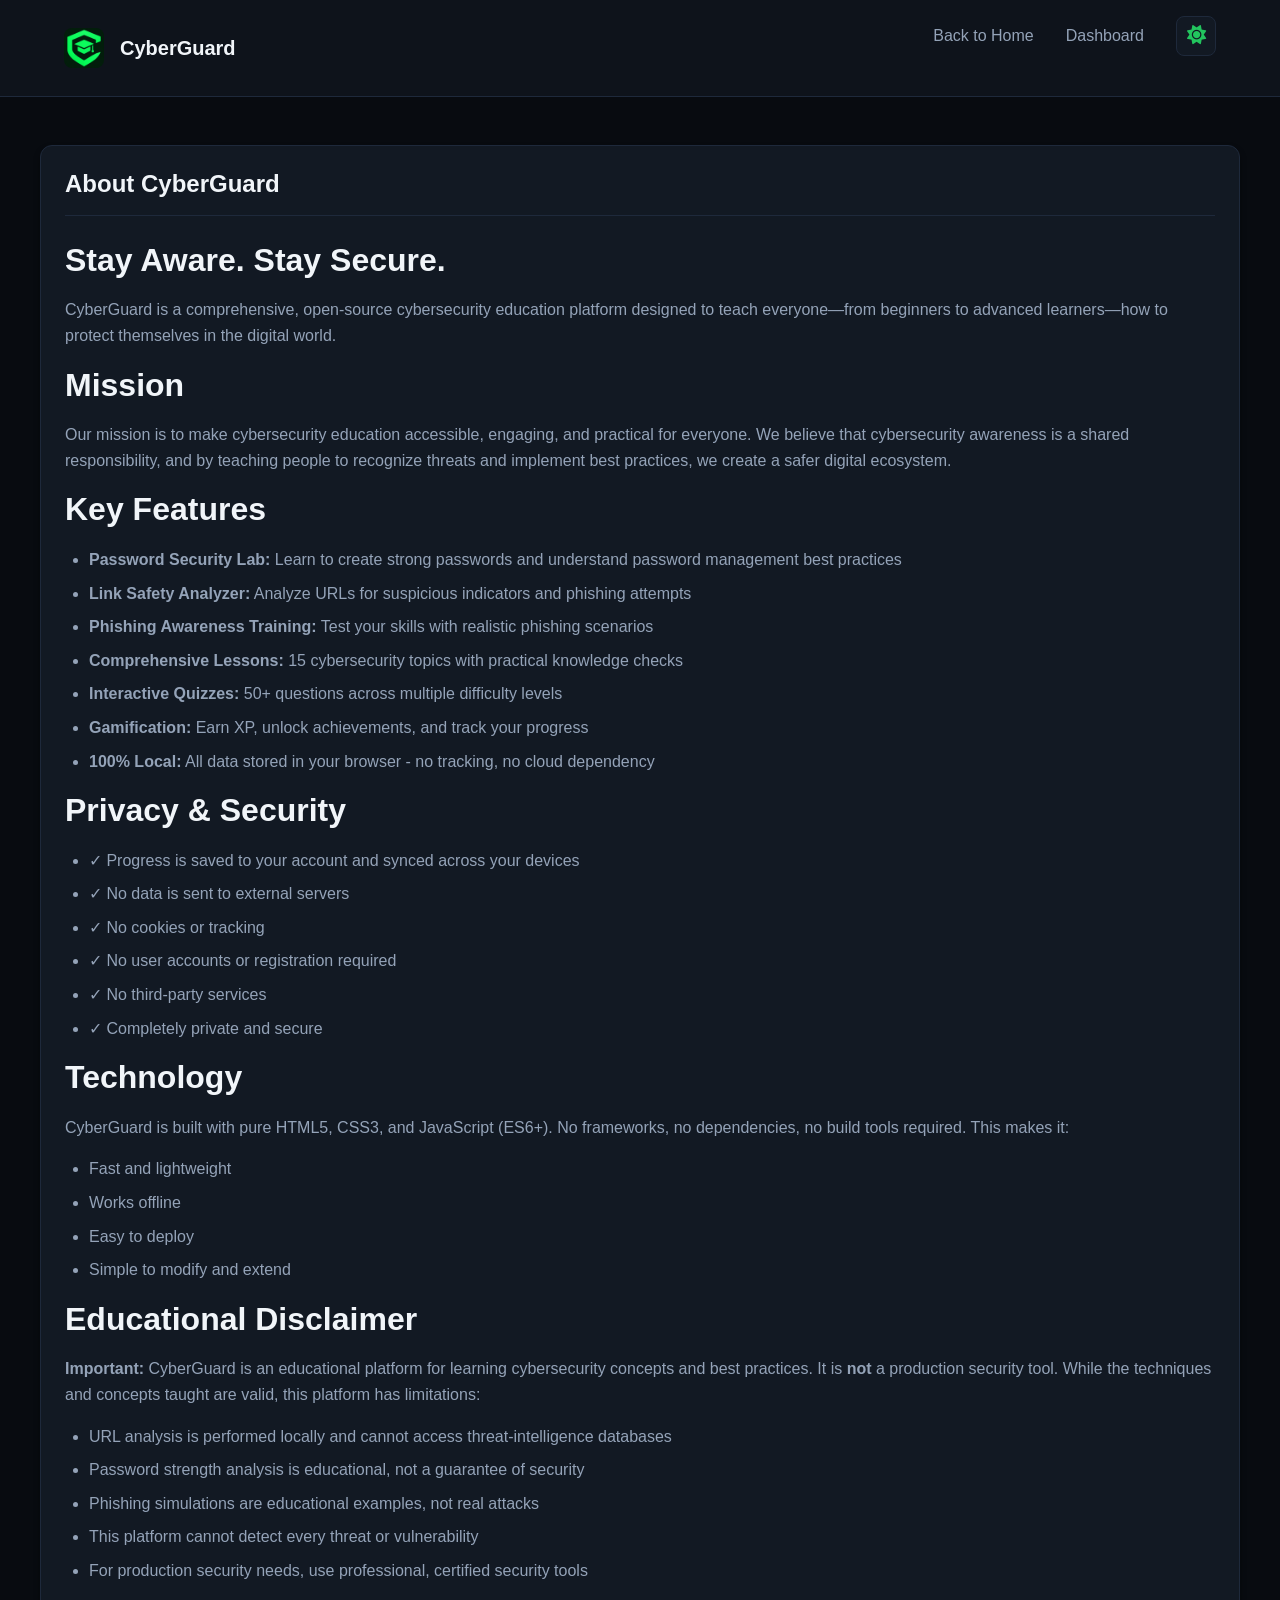
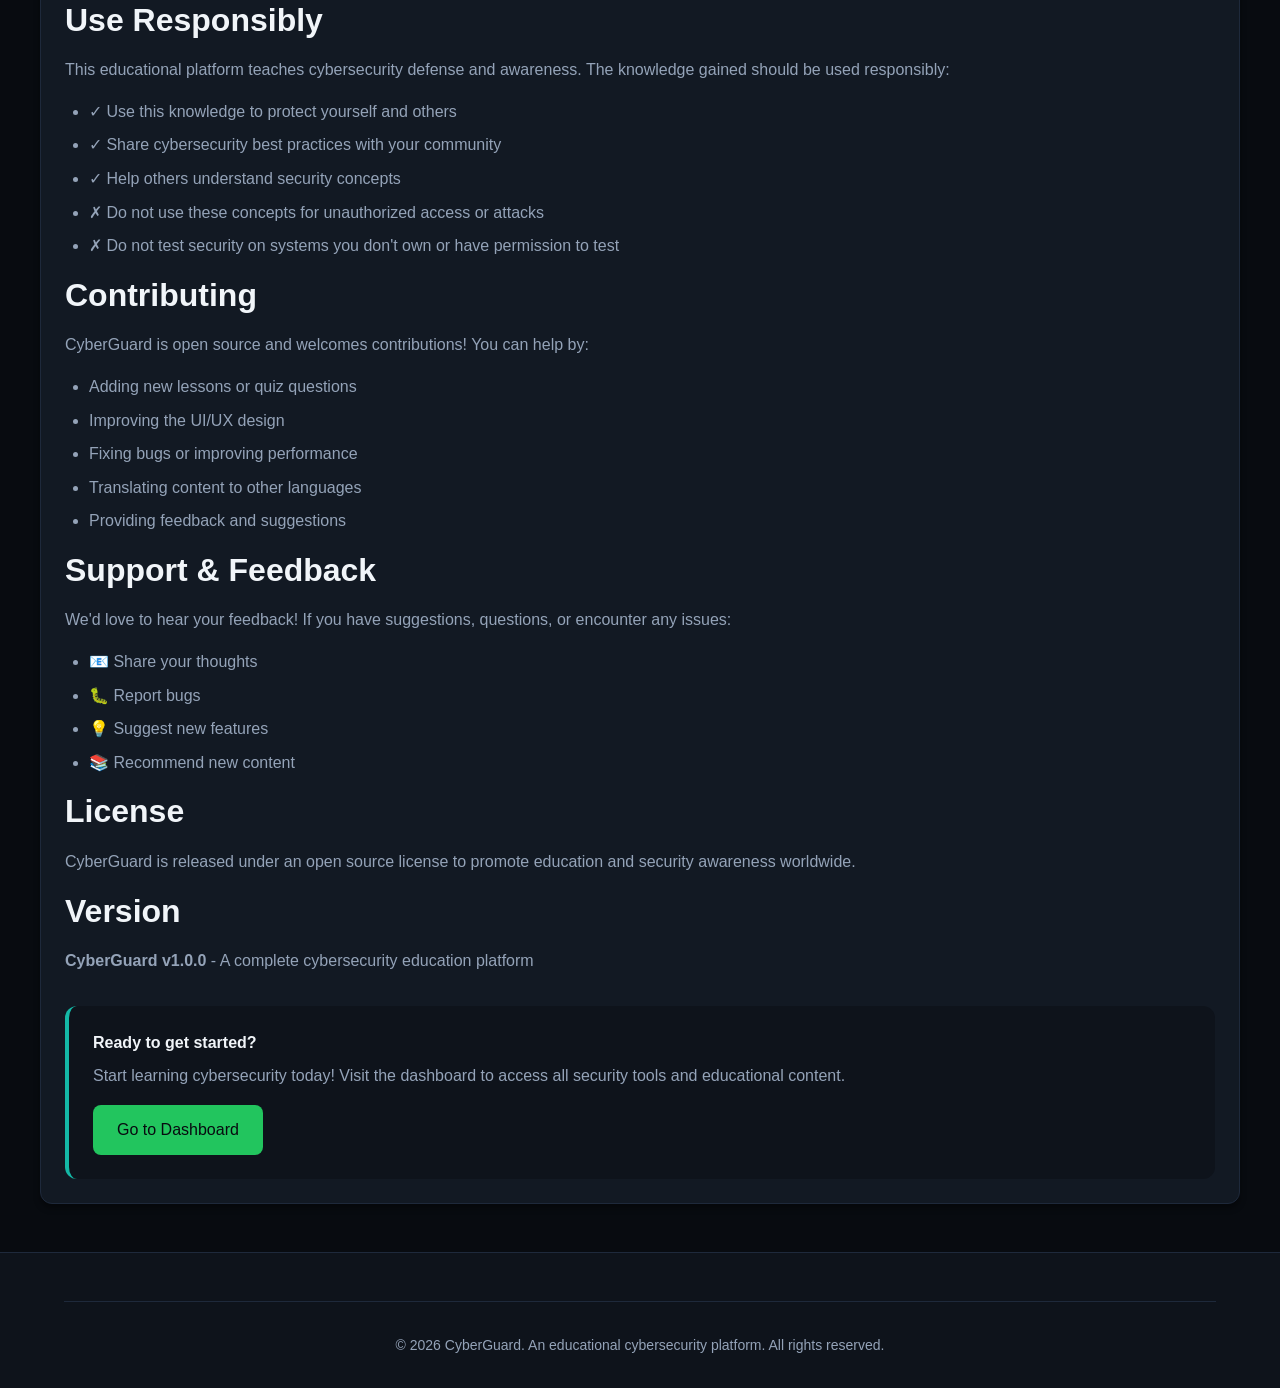
<file: about.html>
<!DOCTYPE html>
<html lang="en">
<head>
  <meta charset="UTF-8">
  <meta name="viewport" content="width=device-width, initial-scale=1.0">
  <link rel="icon" type="image/png" sizes="192x192" href="assets/icons/cyberguard-icon-192.png">
  <link rel="apple-touch-icon" sizes="192x192" href="assets/icons/cyberguard-icon-192.png">
  <link rel="manifest" href="manifest.json">
  <meta name="apple-mobile-web-app-capable" content="yes">
  <meta name="apple-mobile-web-app-status-bar-style" content="black-translucent">
  <meta name="apple-mobile-web-app-title" content="CyberGuard">
  <title>About - CyberGuard</title>
  <link rel="stylesheet" href="css/style.css">
  <link rel="stylesheet" href="css/layout.css">
  <link rel="stylesheet" href="css/landing.css">
  <link rel="stylesheet" href="https://cdnjs.cloudflare.com/ajax/libs/font-awesome/6.4.0/css/all.min.css">
</head>
<body class="landing-page">
  <nav class="landing-navbar">
    <div class="container navbar-content">
      <div class="navbar-brand">
        <div class="navbar-logo"><i class="fas fa-shield-alt"></i></div>
        <span class="navbar-title">CyberGuard</span>
      </div>
      <ul class="navbar-menu">
        <li><a href="index.html" class="nav-link">Back to Home</a></li>
        <li><a href="dashboard.html" class="nav-link">Dashboard</a></li>
        <li><button id="landing-theme-toggle" class="theme-toggle"><i class="fas fa-moon"></i></button></li>
      </ul>
      <button id="mobile-nav-toggle" class="mobile-nav-toggle"><i class="fas fa-bars"></i></button>
    </div>
  </nav>

  <div class="container" style="padding: 3rem 0;">
    <div class="card">
      <div class="card-header">
        <h1 class="card-title">About CyberGuard</h1>
      </div>

      <h2>Stay Aware. Stay Secure.</h2>
      <p>CyberGuard is a comprehensive, open-source cybersecurity education platform designed to teach everyone—from beginners to advanced learners—how to protect themselves in the digital world.</p>

      <h2>Mission</h2>
      <p>Our mission is to make cybersecurity education accessible, engaging, and practical for everyone. We believe that cybersecurity awareness is a shared responsibility, and by teaching people to recognize threats and implement best practices, we create a safer digital ecosystem.</p>

      <h2>Key Features</h2>
      <ul>
        <li><strong>Password Security Lab:</strong> Learn to create strong passwords and understand password management best practices</li>
        <li><strong>Link Safety Analyzer:</strong> Analyze URLs for suspicious indicators and phishing attempts</li>
        <li><strong>Phishing Awareness Training:</strong> Test your skills with realistic phishing scenarios</li>
        <li><strong>Comprehensive Lessons:</strong> 15 cybersecurity topics with practical knowledge checks</li>
        <li><strong>Interactive Quizzes:</strong> 50+ questions across multiple difficulty levels</li>
        <li><strong>Gamification:</strong> Earn XP, unlock achievements, and track your progress</li>
        <li><strong>100% Local:</strong> All data stored in your browser - no tracking, no cloud dependency</li>
      </ul>

      <h2>Privacy & Security</h2>
      <ul>
        <li>✓ Progress is saved to your account and synced across your devices</li>
        <li>✓ No data is sent to external servers</li>
        <li>✓ No cookies or tracking</li>
        <li>✓ No user accounts or registration required</li>
        <li>✓ No third-party services</li>
        <li>✓ Completely private and secure</li>
      </ul>

      <h2>Technology</h2>
      <p>CyberGuard is built with pure HTML5, CSS3, and JavaScript (ES6+). No frameworks, no dependencies, no build tools required. This makes it:</p>
      <ul>
        <li>Fast and lightweight</li>
        <li>Works offline</li>
        <li>Easy to deploy</li>
        <li>Simple to modify and extend</li>
      </ul>

      <h2>Educational Disclaimer</h2>
      <p><strong>Important:</strong> CyberGuard is an educational platform for learning cybersecurity concepts and best practices. It is <strong>not</strong> a production security tool. While the techniques and concepts taught are valid, this platform has limitations:</p>
      <ul>
        <li>URL analysis is performed locally and cannot access threat-intelligence databases</li>
        <li>Password strength analysis is educational, not a guarantee of security</li>
        <li>Phishing simulations are educational examples, not real attacks</li>
        <li>This platform cannot detect every threat or vulnerability</li>
        <li>For production security needs, use professional, certified security tools</li>
      </ul>

      <h2>Use Responsibly</h2>
      <p>This educational platform teaches cybersecurity defense and awareness. The knowledge gained should be used responsibly:</p>
      <ul>
        <li>✓ Use this knowledge to protect yourself and others</li>
        <li>✓ Share cybersecurity best practices with your community</li>
        <li>✓ Help others understand security concepts</li>
        <li>✗ Do not use these concepts for unauthorized access or attacks</li>
        <li>✗ Do not test security on systems you don't own or have permission to test</li>
      </ul>

      <h2>Contributing</h2>
      <p>CyberGuard is open source and welcomes contributions! You can help by:</p>
      <ul>
        <li>Adding new lessons or quiz questions</li>
        <li>Improving the UI/UX design</li>
        <li>Fixing bugs or improving performance</li>
        <li>Translating content to other languages</li>
        <li>Providing feedback and suggestions</li>
      </ul>

      <h2>Support & Feedback</h2>
      <p>We'd love to hear your feedback! If you have suggestions, questions, or encounter any issues:</p>
      <ul>
        <li>📧 Share your thoughts</li>
        <li>🐛 Report bugs</li>
        <li>💡 Suggest new features</li>
        <li>📚 Recommend new content</li>
      </ul>

      <h2>License</h2>
      <p>CyberGuard is released under an open source license to promote education and security awareness worldwide.</p>

      <h2>Version</h2>
      <p><strong>CyberGuard v1.0.0</strong> - A complete cybersecurity education platform</p>

      <div style="margin-top: 2rem; padding: 1.5rem; background: var(--bg-secondary); border-radius: var(--radius-lg); border-left: 4px solid var(--accent-secondary);">
        <strong>Ready to get started?</strong>
        <p style="margin: 0.5rem 0 0;">Start learning cybersecurity today! Visit the dashboard to access all security tools and educational content.</p>
        <a href="dashboard.html" class="btn btn-primary" style="margin-top: 1rem;">Go to Dashboard</a>
      </div>
    </div>
  </div>

  <footer class="footer">
    <div class="container">
      <div class="footer-bottom">
        <p>&copy; 2026 CyberGuard. An educational cybersecurity platform. All rights reserved.</p>
      </div>
    </div>
  </footer>

  <script src="js/storage.js"></script>
  <script src="js/app.js"></script>
  <script src="js/landing.js"></script>
</body>
</html>
</file>
<file: css/style.css>
/* CyberGuard - Global Design System */

* {
  margin: 0;
  padding: 0;
  box-sizing: border-box;
}

:root {
  --bg-primary: #080B10;
  --bg-secondary: #0E131B;
  --bg-card: #121923;
  --accent-primary: #22C55E;
  --accent-secondary: #14B8A6;
  --text-primary: #F1F5F9;
  --text-secondary: #94A3B8;
  --border-color: #1E293B;
  --warning-color: #F59E0B;
  --danger-color: #EF4444;
  --success-color: #22C55E;
  --info-color: #3B82F6;
  
  --shadow-sm: 0 1px 2px rgba(0, 0, 0, 0.5);
  --shadow-md: 0 4px 6px rgba(0, 0, 0, 0.4);
  --shadow-lg: 0 10px 15px rgba(0, 0, 0, 0.5);
  --shadow-glow: 0 0 20px rgba(34, 197, 94, 0.3);
  
  --transition-fast: 150ms ease-in-out;
  --transition-normal: 300ms ease-in-out;
  --transition-slow: 500ms ease-in-out;
  
  --radius-sm: 4px;
  --radius-md: 8px;
  --radius-lg: 12px;
  --radius-xl: 16px;
  --radius-full: 9999px;
}

/* Light Theme */
[data-theme="light"] {
  --bg-primary: #FFFFFF;
  --bg-secondary: #F8FAFC;
  --bg-card: #F1F5F9;
  --text-primary: #0F172A;
  --text-secondary: #475569;
  --border-color: #E2E8F0;
}

i[class^="fa-"],
i[class*=" fa-"] {
  color: var(--accent-primary);
}

.btn-primary i {
  color: var(--bg-primary);
}

.icon-tile {
  display: inline-grid;
  place-items: center;
  width: 3.5rem;
  height: 3.5rem;
  margin-bottom: 1rem;
  color: var(--accent-primary);
  background: rgba(34, 197, 94, 0.08);
  border: 1px solid rgba(34, 197, 94, 0.2);
  border-radius: var(--radius-lg);
  box-shadow: inset 0 1px rgba(255, 255, 255, 0.04), 0 0 18px rgba(34, 197, 94, 0.06);
}

html, body {
  font-family: -apple-system, BlinkMacSystemFont, 'Segoe UI', Roboto, Oxygen, Ubuntu, Cantarell, sans-serif;
  background-color: var(--bg-primary);
  color: var(--text-primary);
  line-height: 1.6;
}

/* Typography */
h1, h2, h3, h4, h5, h6 {
  font-weight: 600;
  margin-bottom: 1rem;
  color: var(--text-primary);
}

h1 {
  font-size: 2.5rem;
  line-height: 1.2;
}

h2 {
  font-size: 2rem;
  line-height: 1.3;
}

h3 {
  font-size: 1.5rem;
  line-height: 1.4;
}

h4 {
  font-size: 1.25rem;
}

h5 {
  font-size: 1.1rem;
}

h6 {
  font-size: 1rem;
}

p {
  margin-bottom: 1rem;
  color: var(--text-secondary);
}

a {
  color: var(--accent-primary);
  text-decoration: none;
  transition: color var(--transition-fast);
}

a:hover {
  color: var(--accent-secondary);
}

/* Buttons */
.btn {
  padding: 0.75rem 1.5rem;
  border: none;
  border-radius: var(--radius-md);
  font-size: 1rem;
  font-weight: 500;
  cursor: pointer;
  transition: all var(--transition-normal);
  display: inline-flex;
  align-items: center;
  gap: 0.5rem;
  text-decoration: none;
}

.btn-primary {
  background: var(--accent-primary);
  color: var(--bg-primary);
}

.btn-primary:hover {
  background: var(--accent-secondary);
  box-shadow: var(--shadow-glow);
  transform: translateY(-2px);
}

.btn-secondary {
  background: var(--bg-secondary);
  color: var(--text-primary);
  border: 1px solid var(--border-color);
}

.btn-secondary:hover {
  background: var(--bg-card);
  border-color: var(--accent-primary);
}

.btn-danger {
  background: var(--danger-color);
  color: white;
}

.btn-danger:hover {
  background: #DC2626;
  box-shadow: 0 0 15px rgba(239, 68, 68, 0.3);
}

.btn-small {
  padding: 0.5rem 1rem;
  font-size: 0.875rem;
}

.btn-large {
  padding: 1rem 2rem;
  font-size: 1.1rem;
}

.btn:disabled {
  opacity: 0.5;
  cursor: not-allowed;
  transform: none;
}

/* Cards */
.card {
  background: var(--bg-card);
  border: 1px solid var(--border-color);
  border-radius: var(--radius-lg);
  padding: 1.5rem;
  box-shadow: var(--shadow-md);
  transition: all var(--transition-normal);
}

.card:hover {
  border-color: var(--accent-primary);
  box-shadow: var(--shadow-lg), var(--shadow-glow);
}

.card-header {
  display: flex;
  justify-content: space-between;
  align-items: center;
  margin-bottom: 1.5rem;
  padding-bottom: 1rem;
  border-bottom: 1px solid var(--border-color);
}

.card-title {
  font-size: 1.5rem;
  font-weight: 600;
  margin: 0;
}

.card-subtitle {
  font-size: 0.875rem;
  color: var(--text-secondary);
  margin-bottom: 0.5rem;
}

/* Forms */
.form-group {
  margin-bottom: 1.5rem;
}

label {
  display: block;
  margin-bottom: 0.5rem;
  font-weight: 500;
  color: var(--text-primary);
}

input[type="text"],
input[type="email"],
input[type="password"],
input[type="number"],
input[type="url"],
textarea,
select {
  width: 100%;
  padding: 0.75rem;
  border: 1px solid var(--border-color);
  border-radius: var(--radius-md);
  background: var(--bg-secondary);
  color: var(--text-primary);
  font-size: 1rem;
  transition: all var(--transition-fast);
  font-family: inherit;
}

input[type="text"]:focus,
input[type="email"]:focus,
input[type="password"]:focus,
input[type="number"]:focus,
input[type="url"]:focus,
textarea:focus,
select:focus {
  outline: none;
  border-color: var(--accent-primary);
  box-shadow: 0 0 0 3px rgba(34, 197, 94, 0.1);
}

textarea {
  resize: vertical;
  min-height: 120px;
}

/* Checkbox and Radio */
input[type="checkbox"],
input[type="radio"] {
  cursor: pointer;
  accent-color: var(--accent-primary);
}

.checkbox-group,
.radio-group {
  display: flex;
  flex-direction: column;
  gap: 0.75rem;
}

.checkbox-item,
.radio-item {
  display: flex;
  align-items: center;
  gap: 0.75rem;
  cursor: pointer;
}

/* Progress Bars */
.progress-bar {
  width: 100%;
  height: 8px;
  background: var(--bg-secondary);
  border-radius: var(--radius-full);
  overflow: hidden;
  margin: 0.5rem 0;
}

.progress-fill {
  height: 100%;
  background: linear-gradient(90deg, var(--accent-primary), var(--accent-secondary));
  border-radius: var(--radius-full);
  transition: width var(--transition-normal);
}

/* Badges and Pills */
.badge {
  display: inline-block;
  padding: 0.25rem 0.75rem;
  border-radius: var(--radius-full);
  font-size: 0.75rem;
  font-weight: 600;
  background: var(--bg-secondary);
  color: var(--text-primary);
}

.badge-primary {
  background: var(--accent-primary);
  color: var(--bg-primary);
}

.badge-success {
  background: var(--success-color);
  color: white;
}

.badge-warning {
  background: var(--warning-color);
  color: white;
}

.badge-danger {
  background: var(--danger-color);
  color: white;
}

/* Toast Notifications */
.toast {
  position: fixed;
  bottom: -100px;
  left: 50%;
  transform: translateX(-50%);
  background: var(--bg-card);
  color: var(--text-primary);
  padding: 1rem 1.5rem;
  border-radius: var(--radius-lg);
  border-left: 4px solid var(--accent-primary);
  box-shadow: var(--shadow-lg);
  z-index: 1000;
  transition: bottom var(--transition-normal);
  max-width: 400px;
}

.toast.show {
  bottom: 2rem;
}

.toast-success {
  border-left-color: var(--success-color);
}

.toast-danger {
  border-left-color: var(--danger-color);
}

.toast-warning {
  border-left-color: var(--warning-color);
}

/* Tables */
.table {
  width: 100%;
  border-collapse: collapse;
}

.table thead {
  background: var(--bg-secondary);
  border-bottom: 2px solid var(--border-color);
}

.table th {
  padding: 1rem;
  text-align: left;
  font-weight: 600;
}

.table td {
  padding: 1rem;
  border-bottom: 1px solid var(--border-color);
}

.table tbody tr:hover {
  background: var(--bg-secondary);
}

/* Lists */
ul, ol {
  margin-left: 1.5rem;
  margin-bottom: 1rem;
}

ul li, ol li {
  margin-bottom: 0.5rem;
  color: var(--text-secondary);
}

.list-unstyled {
  list-style: none;
  margin-left: 0;
}

/* Grid */
.grid {
  display: grid;
  gap: 1.5rem;
}

.grid-2 { grid-template-columns: repeat(2, 1fr); }
.grid-3 { grid-template-columns: repeat(3, 1fr); }
.grid-4 { grid-template-columns: repeat(4, 1fr); }

/* Container */
.container {
  max-width: 1200px;
  margin: 0 auto;
  padding: 0 1.5rem;
}

/* Utilities */
.mt-1 { margin-top: 0.5rem; }
.mt-2 { margin-top: 1rem; }
.mt-3 { margin-top: 1.5rem; }
.mt-4 { margin-top: 2rem; }

.mb-1 { margin-bottom: 0.5rem; }
.mb-2 { margin-bottom: 1rem; }
.mb-3 { margin-bottom: 1.5rem; }
.mb-4 { margin-bottom: 2rem; }

.p-1 { padding: 0.5rem; }
.p-2 { padding: 1rem; }
.p-3 { padding: 1.5rem; }
.p-4 { padding: 2rem; }

.text-center { text-align: center; }
.text-right { text-align: right; }
.text-muted { color: var(--text-secondary); }
.text-primary { color: var(--accent-primary); }
.text-danger { color: var(--danger-color); }
.text-success { color: var(--success-color); }

.flex { display: flex; }
.flex-center { display: flex; align-items: center; justify-content: center; }
.flex-between { display: flex; align-items: center; justify-content: space-between; }
.gap-1 { gap: 0.5rem; }
.gap-2 { gap: 1rem; }
.gap-3 { gap: 1.5rem; }

.hidden { display: none !important; }
.visible { display: block !important; }

/* Animations */
@keyframes fadeIn {
  from { opacity: 0; }
  to { opacity: 1; }
}

@keyframes slideIn {
  from { transform: translateY(10px); opacity: 0; }
  to { transform: translateY(0); opacity: 1; }
}

@keyframes pulse {
  0%, 100% { opacity: 1; }
  50% { opacity: 0.5; }
}

.fade-in { animation: fadeIn var(--transition-normal); }
.slide-in { animation: slideIn var(--transition-normal); }

/* Accessibility */
@media (prefers-reduced-motion: reduce) {
  * {
    animation-duration: 0.01ms !important;
    animation-iteration-count: 1 !important;
    transition-duration: 0.01ms !important;
  }
}

/* Scrollbar Styling */
::-webkit-scrollbar {
  width: 8px;
}

::-webkit-scrollbar-track {
  background: var(--bg-secondary);
}

::-webkit-scrollbar-thumb {
  background: var(--accent-primary);
  border-radius: 4px;
}

::-webkit-scrollbar-thumb:hover {
  background: var(--accent-secondary);
}

/* Responsive */
@media (max-width: 768px) {
  h1 { font-size: 2rem; }
  h2 { font-size: 1.5rem; }
  h3 { font-size: 1.25rem; }
  
  .grid-4 { grid-template-columns: repeat(2, 1fr); }
  .grid-3 { grid-template-columns: 1fr; }
  .grid-2 { grid-template-columns: 1fr; }
}
</file>
<file: css/layout.css>
/* CyberGuard - Layout and Navigation */

body {
  display: flex;
  min-height: 100vh;
}

/* Sidebar Navigation */
.sidebar {
  width: 260px;
  background: var(--bg-secondary);
  border-right: 1px solid var(--border-color);
  padding: 2rem 1.5rem;
  overflow-y: auto;
  position: fixed;
  height: 100vh;
  left: 0;
  top: 0;
  z-index: 100;
  transition: transform var(--transition-normal);
}

.sidebar-header {
  display: flex;
  align-items: center;
  gap: 1rem;
  margin-bottom: 2rem;
  padding-bottom: 1.5rem;
  border-bottom: 1px solid var(--border-color);
}

.sidebar-logo {
  width: 40px;
  height: 40px;
  background: url("../assets/icons/cyberguard-icon-192.png") center / cover no-repeat;
  border-radius: var(--radius-lg);
  display: flex;
  align-items: center;
  justify-content: center;
  font-weight: bold;
  color: var(--bg-primary);
  font-size: 1.5rem;
}

.sidebar-logo i,
.navbar-logo i {
  display: none;
}

.sidebar-title {
  font-size: 1.25rem;
  font-weight: 600;
  margin: 0;
}

.sidebar-tagline {
  font-size: 0.75rem;
  color: var(--text-secondary);
  margin: 0;
}

/* User Card in Sidebar */
.user-card {
  background: var(--bg-card);
  border: 1px solid var(--border-color);
  border-radius: var(--radius-lg);
  padding: 1rem;
  margin-bottom: 2rem;
  text-align: center;
}

.user-avatar {
  width: 60px;
  height: 60px;
  border-radius: 50%;
  background: linear-gradient(135deg, var(--accent-primary), var(--accent-secondary));
  display: flex;
  align-items: center;
  justify-content: center;
  margin: 0 auto 0.75rem;
  font-size: 1.5rem;
}

.user-avatar i {
  font-size: 1.25rem;
  color: var(--bg-primary);
}

.user-name {
  font-weight: 600;
  margin-bottom: 0.25rem;
}

.user-level {
  font-size: 0.875rem;
  color: var(--accent-primary);
  font-weight: 500;
  margin-bottom: 0.5rem;
}

.user-xp {
  font-size: 0.875rem;
  color: var(--text-secondary);
}

/* Navigation List */
.nav-list {
  list-style: none;
  margin: 0;
  padding: 0;
}

.nav-item {
  display: flex;
  align-items: center;
  gap: 1rem;
  padding: 0.75rem 1rem;
  margin-bottom: 0.5rem;
  border-radius: var(--radius-md);
  color: var(--text-secondary);
  text-decoration: none;
  cursor: pointer;
  transition: all var(--transition-fast);
  border: 1px solid transparent;
}

.nav-item:hover {
  background: var(--bg-card);
  color: var(--text-primary);
  border-color: var(--border-color);
}

.nav-item.active {
  background: var(--accent-primary);
  color: var(--bg-primary);
  border-color: var(--accent-primary);
  font-weight: 500;
}

.nav-item.active .nav-icon i {
  color: var(--bg-primary);
}

.nav-icon {
  width: 20px;
  height: 20px;
  display: flex;
  align-items: center;
  justify-content: center;
  font-size: 1rem;
}

/* Main Content */
.main-content {
  flex: 1;
  margin-left: 260px;
  background: var(--bg-primary);
}

/* Header */
.header {
  background: var(--bg-secondary);
  border-bottom: 1px solid var(--border-color);
  padding: 1.5rem 2rem;
  display: flex;
  justify-content: space-between;
  align-items: center;
  gap: 2rem;
}

.header-title {
  font-size: 1.5rem;
  font-weight: 600;
  margin: 0;
}

.header-actions {
  display: flex;
  align-items: center;
  gap: 1rem;
}

.header-search {
  display: flex;
  align-items: center;
  background: var(--bg-card);
  border: 1px solid var(--border-color);
  border-radius: var(--radius-md);
  padding: 0.5rem 1rem;
  width: 250px;
}

.header-search input {
  background: transparent;
  border: none;
  color: var(--text-primary);
  width: 100%;
}

.header-search input::placeholder {
  color: var(--text-secondary);
}

.header-search input:focus {
  outline: none;
  box-shadow: none;
}

.theme-toggle {
  background: var(--bg-card);
  border: 1px solid var(--border-color);
  color: var(--text-primary);
  width: 40px;
  height: 40px;
  border-radius: var(--radius-md);
  cursor: pointer;
  display: flex;
  align-items: center;
  justify-content: center;
  font-size: 1.2rem;
  transition: all var(--transition-fast);
}

.theme-toggle:hover {
  background: var(--bg-primary);
  border-color: var(--accent-primary);
}

.mobile-menu-btn {
  display: none;
  background: var(--bg-card);
  border: 1px solid var(--border-color);
  color: var(--text-primary);
  width: 40px;
  height: 40px;
  border-radius: var(--radius-md);
  cursor: pointer;
  font-size: 1.5rem;
  align-items: center;
  justify-content: center;
}

/* Page Content */
.page-content {
  padding: 2rem;
}

.page-header {
  margin-bottom: 2rem;
}

.page-title {
  font-size: 2rem;
  font-weight: 600;
  margin-bottom: 0.5rem;
}

.page-subtitle {
  color: var(--text-secondary);
  margin: 0;
}

/* Dashboard Grid */
.dashboard-grid {
  display: grid;
  grid-template-columns: repeat(auto-fit, minmax(300px, 1fr));
  gap: 2rem;
  margin-bottom: 2rem;
}

.stat-card {
  background: var(--bg-card);
  border: 1px solid var(--border-color);
  border-radius: var(--radius-lg);
  padding: 1.5rem;
  text-align: center;
  transition: all var(--transition-normal);
}

.stat-card:hover {
  border-color: var(--accent-primary);
  box-shadow: var(--shadow-glow);
  transform: translateY(-2px);
}

.stat-label {
  color: var(--text-secondary);
  font-size: 0.875rem;
  text-transform: uppercase;
  letter-spacing: 0.5px;
  margin-bottom: 0.5rem;
}

.stat-value {
  font-size: 2.5rem;
  font-weight: 700;
  color: var(--accent-primary);
  margin-bottom: 0.5rem;
}

.stat-unit {
  color: var(--text-secondary);
  font-size: 0.875rem;
}

/* Tabs */
.tabs {
  display: flex;
  gap: 0.5rem;
  border-bottom: 1px solid var(--border-color);
  margin-bottom: 1.5rem;
  overflow-x: auto;
}

.tab-button {
  padding: 1rem 1.5rem;
  background: transparent;
  border: none;
  color: var(--text-secondary);
  cursor: pointer;
  border-bottom: 2px solid transparent;
  transition: all var(--transition-fast);
  white-space: nowrap;
  font-weight: 500;
}

.tab-button:hover {
  color: var(--text-primary);
}

.tab-button.active {
  color: var(--accent-primary);
  border-bottom-color: var(--accent-primary);
}

.tab-content {
  display: none;
}

.tab-content.active {
  display: block;
}

/* Modal */
.modal {
  display: none;
  position: fixed;
  top: 0;
  left: 0;
  width: 100%;
  height: 100%;
  background: rgba(0, 0, 0, 0.7);
  z-index: 1000;
  align-items: center;
  justify-content: center;
}

.modal.show {
  display: flex;
}

.modal-content {
  background: var(--bg-card);
  border: 1px solid var(--border-color);
  border-radius: var(--radius-lg);
  padding: 2rem;
  max-width: 500px;
  width: 90%;
  max-height: 90vh;
  overflow-y: auto;
  position: relative;
}

.modal-header {
  display: flex;
  justify-content: space-between;
  align-items: center;
  margin-bottom: 1.5rem;
  padding-bottom: 1rem;
  border-bottom: 1px solid var(--border-color);
}

.modal-title {
  font-size: 1.5rem;
  font-weight: 600;
  margin: 0;
}

.modal-close {
  background: transparent;
  border: none;
  color: var(--text-secondary);
  font-size: 1.5rem;
  cursor: pointer;
  padding: 0;
  width: 30px;
  height: 30px;
  display: flex;
  align-items: center;
  justify-content: center;
  border-radius: var(--radius-md);
  transition: all var(--transition-fast);
}

.modal-close:hover {
  background: var(--bg-secondary);
  color: var(--text-primary);
}

.modal-footer {
  display: flex;
  gap: 1rem;
  justify-content: flex-end;
  margin-top: 1.5rem;
  padding-top: 1rem;
  border-top: 1px solid var(--border-color);
}

/* Empty State */
.empty-state {
  text-align: center;
  padding: 3rem 2rem;
  color: var(--text-secondary);
}

.empty-icon {
  font-size: 1.5rem;
}

.empty-title {
  font-size: 1.25rem;
  font-weight: 600;
  color: var(--text-primary);
  margin-bottom: 0.5rem;
}

.empty-description {
  margin-bottom: 1.5rem;
}

/* Loading Skeleton */
.skeleton {
  background: linear-gradient(90deg, var(--bg-secondary) 0%, var(--bg-card) 50%, var(--bg-secondary) 100%);
  background-size: 200% 100%;
  animation: loading 1.5s infinite;
  border-radius: var(--radius-md);
}

@keyframes loading {
  0% { background-position: 200% 0; }
  100% { background-position: -200% 0; }
}

.skeleton-text {
  height: 1rem;
  margin-bottom: 0.5rem;
}

.skeleton-card {
  height: 200px;
  border-radius: var(--radius-lg);
}

/* Mobile Responsive */
@media (max-width: 768px) {
  body {
    flex-direction: column;
  }

  .sidebar {
    position: fixed;
    left: -100%;
    width: 100%;
    height: auto;
    max-height: 80vh;
    border-right: none;
    border-bottom: 1px solid var(--border-color);
    z-index: 99;
  }

  .sidebar.active {
    left: 0;
  }

  .main-content {
    margin-left: 0;
    margin-top: 0;
  }

  .mobile-menu-btn {
    display: flex;
  }

  .header {
    flex-wrap: wrap;
  }

  .header-search {
    width: 100%;
    order: 3;
  }

  .page-content {
    padding: 1.5rem;
  }

  .dashboard-grid {
    grid-template-columns: 1fr;
  }

  .modal-content {
    max-width: 95%;
  }
}

@media (max-width: 480px) {
  .header-search {
    display: none;
  }

  .page-title {
    font-size: 1.5rem;
  }

  .tabs {
    gap: 0;
  }

  .tab-button {
    padding: 0.75rem 1rem;
    font-size: 0.875rem;
  }
}
</file>
<file: css/landing.css>
/* Landing Page Styles */

.landing-page {
  display: block;
}

.landing-navbar {
  background: var(--bg-secondary);
  border-bottom: 1px solid var(--border-color);
  padding: 1rem 0;
  position: sticky;
  top: 0;
  z-index: 50;
}

.navbar-content {
  display: flex;
  justify-content: space-between;
  align-items: center;
}

.navbar-brand {
  display: flex;
  align-items: center;
  gap: 1rem;
  text-decoration: none;
  font-size: 1.25rem;
  font-weight: 600;
}

.navbar-logo {
  width: 40px;
  height: 40px;
  background: url("../assets/icons/cyberguard-icon-192.png") center / cover no-repeat;
  border-radius: var(--radius-md);
  display: flex;
  align-items: center;
  justify-content: center;
  font-size: 1.5rem;
}

.navbar-menu {
  display: flex;
  list-style: none;
  gap: 2rem;
  align-items: center;
}

.nav-link {
  color: var(--text-secondary);
  transition: color var(--transition-fast);
}

.nav-link:hover {
  color: var(--accent-primary);
}

.navbar-menu button.nav-link {
  padding: 0;
  background: transparent;
  border: 0;
  font: inherit;
  cursor: pointer;
}

.mobile-nav-toggle {
  display: none;
  background: transparent;
  border: none;
  color: var(--text-primary);
  font-size: 1.5rem;
  cursor: pointer;
}

/* Hero Section */
.hero {
  padding: 5rem 0;
  background: linear-gradient(135deg, rgba(34, 197, 94, 0.1) 0%, rgba(20, 184, 166, 0.05) 100%);
  border-bottom: 1px solid var(--border-color);
}

.hero .container {
  display: grid;
  grid-template-columns: 1fr 1fr;
  gap: 4rem;
  align-items: center;
}

.hero-title {
  font-size: 3.5rem;
  line-height: 1.2;
  margin-bottom: 1.5rem;
  background: linear-gradient(135deg, var(--accent-primary), var(--accent-secondary));
  -webkit-background-clip: text;
  -webkit-text-fill-color: transparent;
  background-clip: text;
}

.hero-subtitle {
  font-size: 1.25rem;
  color: var(--text-secondary);
  margin-bottom: 2rem;
  line-height: 1.6;
}

.hero-buttons {
  display: flex;
  gap: 1rem;
}

.install-dialog {
  width: min(32rem, calc(100% - 2rem));
  margin: auto;
  padding: 1.75rem;
  color: var(--text-primary);
  background: var(--bg-card);
  border: 1px solid var(--border-color);
  border-radius: var(--radius-xl);
  box-shadow: var(--shadow-lg), var(--shadow-glow);
}

.install-dialog::backdrop {
  background: rgba(0, 0, 0, 0.72);
  backdrop-filter: blur(3px);
}

.install-dialog-header {
  display: flex;
  align-items: center;
  justify-content: space-between;
  margin-bottom: 1rem;
}

.install-dialog-icon {
  display: grid;
  width: 3rem;
  height: 3rem;
  place-items: center;
  color: var(--accent-primary);
  background: rgba(34, 197, 94, 0.1);
  border: 1px solid rgba(34, 197, 94, 0.2);
  border-radius: var(--radius-lg);
  font-size: 1.25rem;
}

.install-dialog-close {
  display: grid;
  width: 2.5rem;
  height: 2.5rem;
  place-items: center;
  color: var(--text-secondary);
  background: transparent;
  border: 1px solid var(--border-color);
  border-radius: var(--radius-md);
  cursor: pointer;
}

.install-dialog-close:hover {
  color: var(--text-primary);
  background: var(--bg-secondary);
}

.install-dialog h2 {
  margin-bottom: 0.5rem;
  font-size: 1.5rem;
}

.install-dialog > p {
  margin-bottom: 1rem;
}

.install-steps {
  display: grid;
  gap: 0.75rem;
  margin: 1.25rem 0;
  padding: 0;
  list-style: none;
}

.install-steps li {
  display: flex;
  align-items: center;
  gap: 0.75rem;
  color: var(--text-secondary);
}

.install-steps li > span {
  display: grid;
  flex: 0 0 1.75rem;
  height: 1.75rem;
  place-items: center;
  color: var(--bg-primary);
  background: var(--accent-primary);
  border-radius: 50%;
  font-size: 0.85rem;
  font-weight: 700;
}

.install-dialog-note {
  padding-top: 1rem;
  border-top: 1px solid var(--border-color);
  font-size: 0.85rem;
}

.hero-visual {
  position: relative;
}

.dashboard-preview {
  background: var(--bg-card);
  border: 1px solid var(--border-color);
  border-radius: var(--radius-lg);
  padding: 1.5rem;
  box-shadow: var(--shadow-lg), var(--shadow-glow);
}

.preview-card {
  background: var(--bg-secondary);
  border-radius: var(--radius-md);
  padding: 1rem;
}

.preview-header {
  font-size: 0.875rem;
  color: var(--text-secondary);
  margin-bottom: 1rem;
  font-weight: 500;
}

.preview-bar {
  height: 8px;
  background: var(--accent-primary);
  border-radius: 4px;
  margin-bottom: 0.75rem;
  animation: pulse 2s infinite;
}

/* Features Section */
.features {
  padding: 5rem 0;
}

.section-title {
  text-align: center;
  font-size: 2.5rem;
  margin-bottom: 3rem;
}

.features-grid {
  display: grid;
  grid-template-columns: repeat(auto-fit, minmax(320px, 1fr));
  gap: 2rem;
}

.feature-card {
  background: var(--bg-card);
  border: 1px solid var(--border-color);
  border-radius: var(--radius-lg);
  padding: 2rem;
  text-align: center;
  transition: all var(--transition-normal);
}

.feature-card:hover {
  border-color: var(--accent-primary);
  box-shadow: var(--shadow-lg), var(--shadow-glow);
  transform: translateY(-5px);
}

.feature-icon {
  font-size: 1.5rem;
}

.feature-card h3 {
  margin-bottom: 1rem;
}

/* How It Works */
.how-it-works {
  padding: 5rem 0;
  background: var(--bg-secondary);
  border-top: 1px solid var(--border-color);
  border-bottom: 1px solid var(--border-color);
}

.steps-grid {
  display: grid;
  grid-template-columns: repeat(auto-fit, minmax(250px, 1fr));
  gap: 2rem;
}

.step-card {
  background: var(--bg-card);
  border: 1px solid var(--border-color);
  border-radius: var(--radius-lg);
  padding: 2rem;
  text-align: center;
  position: relative;
}

.step-number {
  width: 50px;
  height: 50px;
  background: linear-gradient(135deg, var(--accent-primary), var(--accent-secondary));
  color: var(--bg-primary);
  border-radius: 50%;
  display: flex;
  align-items: center;
  justify-content: center;
  font-size: 1.5rem;
  font-weight: bold;
  margin: 0 auto 1rem;
}

/* Stats Section */
.stats {
  padding: 4rem 0;
}

.stats-grid {
  display: grid;
  grid-template-columns: repeat(auto-fit, minmax(200px, 1fr));
  gap: 2rem;
  text-align: center;
}

.stat {
  background: var(--bg-card);
  border: 1px solid var(--border-color);
  border-radius: var(--radius-lg);
  padding: 2rem;
}

.stat-number {
  font-size: 2.5rem;
  font-weight: bold;
  color: var(--accent-primary);
  margin-bottom: 0.5rem;
}

.stat-label {
  color: var(--text-secondary);
  font-size: 0.95rem;
}

/* FAQ Section */
.faq {
  padding: 5rem 0;
}

.faq-list {
  max-width: 700px;
  margin: 0 auto;
}

.faq-item {
  border: 1px solid var(--border-color);
  border-radius: var(--radius-lg);
  margin-bottom: 1rem;
  overflow: hidden;
  background: var(--bg-card);
}

.faq-question {
  width: 100%;
  background: transparent;
  border: none;
  padding: 1.5rem;
  color: var(--text-primary);
  font-size: 1rem;
  font-weight: 500;
  cursor: pointer;
  display: flex;
  justify-content: space-between;
  align-items: center;
  transition: all var(--transition-fast);
}

.faq-question:hover {
  background: var(--bg-secondary);
}

.faq-toggle {
  font-size: 1.5rem;
  color: var(--accent-primary);
  transition: transform var(--transition-normal);
}

.faq-item.open .faq-toggle {
  transform: rotate(45deg);
}

.faq-answer {
  display: none;
  padding: 0 1.5rem 1.5rem;
  border-top: 1px solid var(--border-color);
  color: var(--text-secondary);
  animation: slideIn var(--transition-normal);
}

.faq-item.open .faq-answer {
  display: block;
}

/* Footer */
.footer {
  background: var(--bg-secondary);
  border-top: 1px solid var(--border-color);
  padding: 3rem 0 1rem;
  color: var(--text-secondary);
}

.footer-content {
  display: grid;
  grid-template-columns: repeat(auto-fit, minmax(250px, 1fr));
  gap: 2rem;
  margin-bottom: 2rem;
}

.footer-section h3,
.footer-section h4 {
  color: var(--text-primary);
  margin-bottom: 1rem;
}

.footer-section p {
  color: var(--text-secondary);
  margin-bottom: 0;
}

.footer-links {
  list-style: none;
  display: flex;
  flex-direction: column;
  gap: 0.5rem;
}

.footer-links a {
  color: var(--text-secondary);
  transition: color var(--transition-fast);
}

.footer-links a:hover {
  color: var(--accent-primary);
}

.footer-bottom {
  text-align: center;
  padding-top: 2rem;
  border-top: 1px solid var(--border-color);
  font-size: 0.875rem;
}

/* Responsive */
@media (max-width: 768px) {
  .hero .container {
    grid-template-columns: 1fr;
  }

  .hero-title {
    font-size: 2.5rem;
  }

  .hero-subtitle {
    font-size: 1rem;
  }

  .hero-buttons {
    flex-direction: column;
  }

  .navbar-menu {
    display: none;
    position: absolute;
    top: 60px;
    left: 0;
    right: 0;
    flex-direction: column;
    background: var(--bg-secondary);
    border-bottom: 1px solid var(--border-color);
    padding: 1rem;
    gap: 0.5rem;
  }

  .navbar-menu.active {
    display: flex;
  }

  .mobile-nav-toggle {
    display: block;
  }

  .features-grid,
  .steps-grid,
  .stats-grid {
    grid-template-columns: 1fr;
  }

  .section-title {
    font-size: 2rem;
  }
}
</file>
